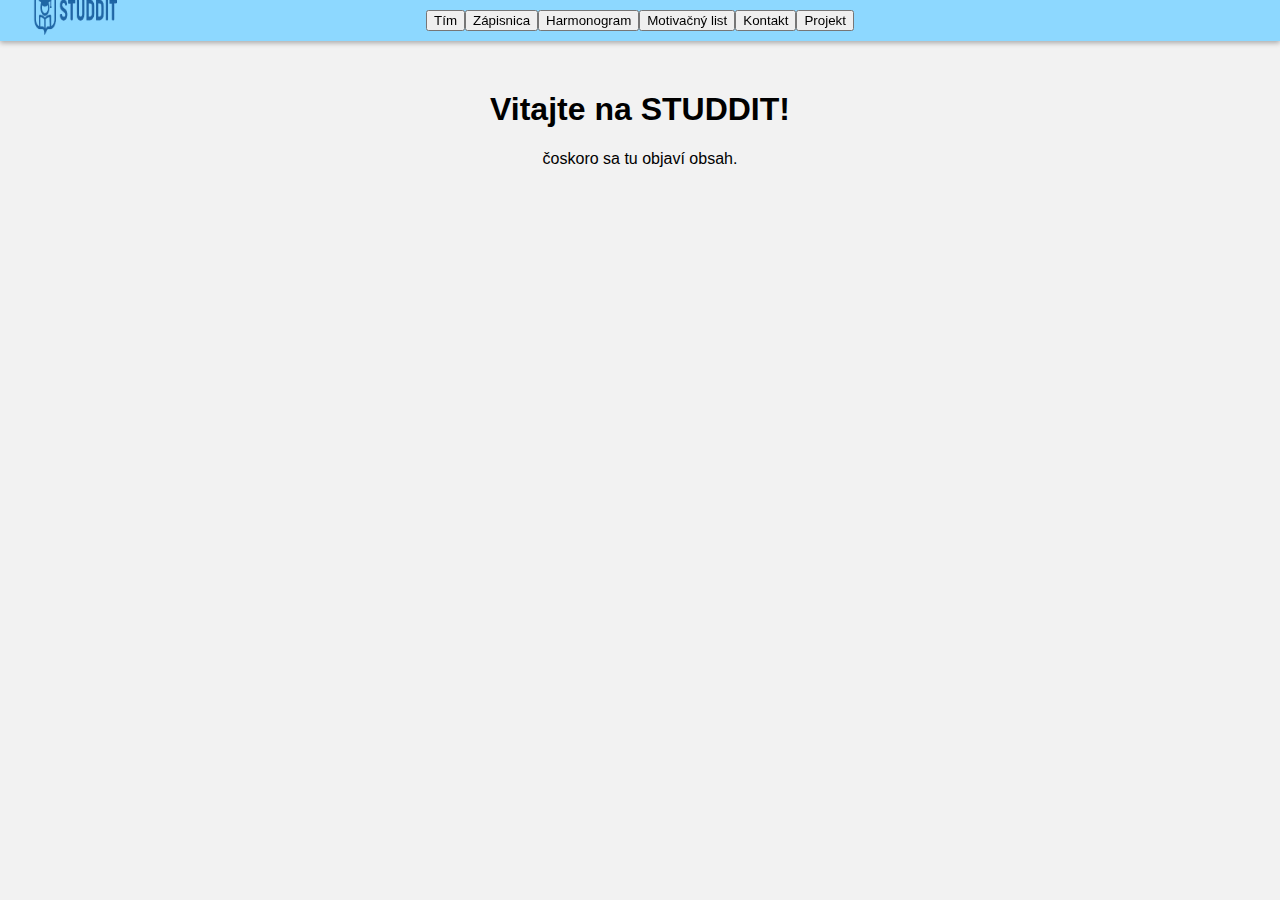
<file: WEB/index.html>
<!DOCTYPE html>

<html>
    <head>
        <meta charset="utf-8">
        <meta http-equiv="X-UA-Compatible" content="IE=edge">
        <title>STUDDIT</title>
        <meta name="description" content="">
        <meta name="viewport" content="width=device-width, initial-scale=1">
        <link rel="stylesheet" href="style/style.css">
        <link rel="icon" type="image/x-icon" href="images/favicon.ico">
    </head>
    <body>
    
          <!-- MENU -->
          
    <div  class="menu" align="center">
       <img src="images/banner_logo.png" alt="banner" width="7%">
        <button>Tím</button>
        <button>Zápisnica</button>
        <button>Harmonogram</button>
        <button>Motivačný list</button>
        <button>Kontakt</button>
        <button>Projekt</button>
    
            

    </div>

 

<!-- Obsah stránky -->

<div class="content">
        <h1>Vitajte na STUDDIT!</h1>
        <p>čoskoro sa tu objaví obsah.</p>
    </div>


    </body>
</html>
</file>
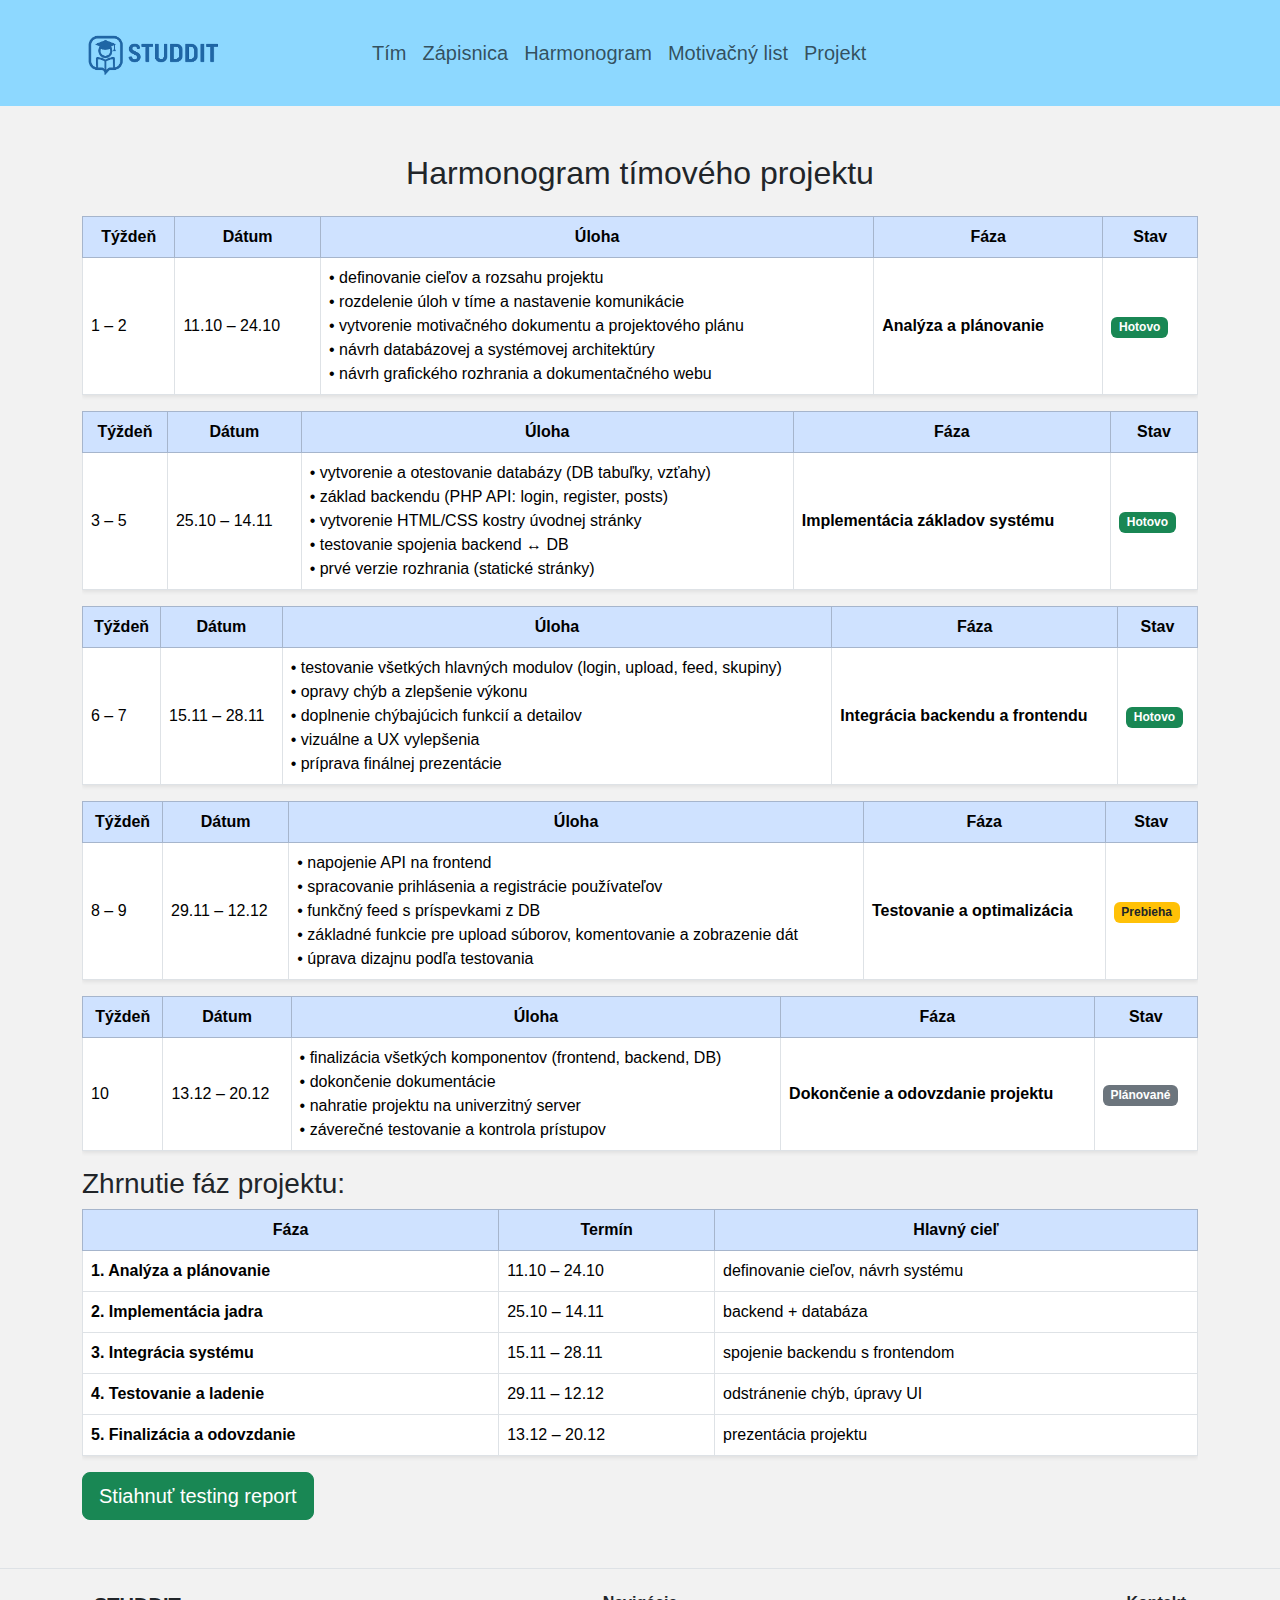
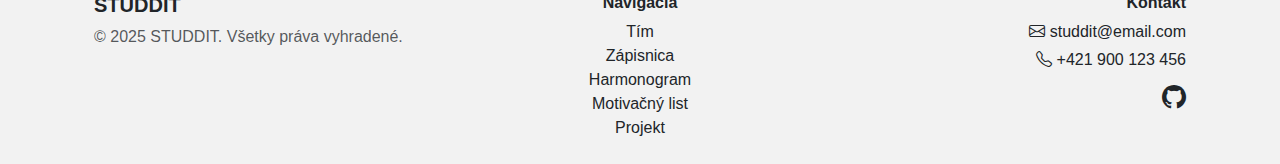
<file: WEB/harmonogram.html>
<!DOCTYPE html>
<html lang="sk">
    <head>
        <meta charset="utf-8">
        <meta http-equiv="X-UA-Compatible" content="IE=edge">
        <title>STUDDIT - Harmonogram</title>
        <meta name="description" content="studensky web pre informatikou">
        <meta name="viewport" content="width=device-width, initial-scale=1">
       <link href="https://cdn.jsdelivr.net/npm/bootstrap@5.3.3/dist/css/bootstrap.min.css" rel="stylesheet">
       <link rel="stylesheet" href="https://cdn.jsdelivr.net/npm/bootstrap-icons@1.11.3/font/bootstrap-icons.css">
       <link rel="stylesheet" href="style/style.css">
        <link rel="icon" type="image/x-icon" href="images/favicon.ico">
    </head>
    <body>
    
    
          

    <nav class="navbar navbar-expand-lg navbar-light custom-navbar">
    <div class="container">
      <a class="navbar-brand" href="index.html"><img src="images/banner_logo.png" alt="banner" class="banner_logo"></a>
      <ul class="navbar-nav mx-auto">
        <li class="nav-item"><a class="nav-link fs-5" href="tim.html">Tím</a></li>
        <li class="nav-item"><a class="nav-link fs-5" href="zapisnica.html">Zápisnica</a></li>
        <li class="nav-item"><a class="nav-link fs-5" href="harmonogram.html">Harmonogram</a></li>
        <li class="nav-item"><a class="nav-link fs-5" href="motivacny_list.html">Motivačný list</a></li>
        <li class="nav-item"><a class="nav-link fs-5" href="projekt.html">Projekt</a></li>
      </ul>
    </div>
  </nav>




    <div class="container mt-5">
  <h2 class="text-center mb-4">Harmonogram tímového projektu</h2>

<div class="table-responsive">
    <table class="table table-bordered align-middle shadow-sm">
      <thead class="table-primary text-center">
        <tr>
          <th>Týždeň</th>
          <th>Dátum</th>
          <th>Úloha</th>
          <th>Fáza</th>
          <th>Stav</th>
        </tr>
      </thead>
      <tbody>
        <tr>
          <td>1 – 2</td>
          <td>11.10 – 24.10</td>
          <td>
•	definovanie cieľov a rozsahu projektu<br>
•	rozdelenie úloh v tíme a nastavenie komunikácie<br>
•	vytvorenie motivačného dokumentu a projektového plánu<br>
•	návrh databázovej a systémovej architektúry<br>
•	návrh grafického rozhrania a dokumentačného webu<br>

</td>
          <td><b>Analýza a plánovanie</b></td>
          <td><span class="badge bg-success">Hotovo</span></td>
      </tbody>
    </table>
  </div>

  <div class="table-responsive">
    <table class="table table-bordered align-middle shadow-sm">
      <thead class="table-primary text-center">
        <tr>
          <th>Týždeň</th>
          <th>Dátum</th>
          <th>Úloha</th>
          <th>Fáza</th>
          <th>Stav</th>
        </tr>
      </thead>
      <tbody>
        <tr>
          <td>3 – 5</td>
          <td>25.10 – 14.11</td>
          <td>
•	vytvorenie a otestovanie databázy (DB tabuľky, vzťahy)
<br>
•	základ backendu (PHP API: login, register, posts)
<br>
•	vytvorenie HTML/CSS kostry úvodnej stránky
<br>
•	testovanie spojenia backend ↔ DB
<br>
•	prvé verzie rozhrania (statické stránky)
</td>
          <td><b>Implementácia základov systému</b></td>
          <td><span class="badge bg-success">Hotovo</span></td>
      </tbody>
    </table>
  </div>

<div class="table-responsive">
    <table class="table table-bordered align-middle shadow-sm">
      <thead class="table-primary text-center">
        <tr>
          <th>Týždeň</th>
          <th>Dátum</th>
          <th>Úloha</th>
          <th>Fáza</th>
          <th>Stav</th>
        </tr>
      </thead>
      <tbody>
        <tr>
          <td>6 – 7</td>
          <td>15.11 – 28.11</td>
          <td>
•	testovanie všetkých hlavných modulov (login, upload, feed, skupiny)<br>
•	opravy chýb a zlepšenie výkonu<br>
•	doplnenie chýbajúcich funkcií a detailov<br>
•	vizuálne a UX vylepšenia<br>
•	príprava finálnej prezentácie<br>


</td>
          <td><b>Integrácia backendu a frontendu</b></td>
          <td><span class="badge bg-success">Hotovo</span></td>
      </tbody>
    </table>
  </div>

<div class="table-responsive">
    <table class="table table-bordered align-middle shadow-sm">
      <thead class="table-primary text-center">
        <tr>
          <th>Týždeň</th>
          <th>Dátum</th>
          <th>Úloha</th>
          <th>Fáza</th>
          <th>Stav</th>
        </tr>
      </thead>
      <tbody>
        <tr>
          <td>8 – 9</td>
          <td>29.11 – 12.12</td>
          <td>
•	napojenie API na frontend<br>
•	spracovanie prihlásenia a registrácie používateľov<br>
•	funkčný feed s príspevkami z DB<br>
•	základné funkcie pre upload súborov, komentovanie a zobrazenie dát<br>
•	úprava dizajnu podľa testovania<br>

</td>
          <td><b>Testovanie a optimalizácia</b></td>
          <td><span class="badge bg-warning text-dark">Prebieha</span></td>
      </tbody>
    </table>
  </div>

  <div class="table-responsive">
    <table class="table table-bordered align-middle shadow-sm">
      <thead class="table-primary text-center">
        <tr>
          <th>Týždeň</th>
          <th>Dátum</th>
          <th>Úloha</th>
          <th>Fáza</th>
          <th>Stav</th>
        </tr>
      </thead>
      <tbody>
        <tr>
          <td>10</td>
          <td>13.12 – 20.12</td>
          <td>
•	finalizácia všetkých komponentov (frontend, backend, DB)<br>
•	dokončenie dokumentácie<br>
•	nahratie projektu na univerzitný server<br>
•	záverečné testovanie a kontrola prístupov<br>
	

</td>
          <td><b>Dokončenie a odovzdanie projektu</b></td>
          <td><span class="badge bg-secondary">Plánované</span></td>
      </tbody>
    </table>
  </div>
<h3>Zhrnutie fáz projektu:</h3>
<div class="table-responsive">
    <table class="table table-bordered align-middle shadow-sm">
      <thead class="table-primary text-center">
        <tr>
          <th>Fáza</th>
          <th>Termín</th>
          <th>Hlavný cieľ</th>
          
        </tr>
      </thead>
      <tbody>
        <tr>
          <td><b>1. Analýza a plánovanie</b></td>
          <td>11.10 – 24.10</td>
          <td>definovanie cieľov, návrh systému</td>
          </tr>
          <tr>
          <td><b>2. Implementácia jadra</b></td>
          <td>25.10 – 14.11</td>
          <td>backend + databáza</td>
          </tr>
            <tr>
          <td><b>3. Integrácia systému</b></td>
          <td>15.11 – 28.11</td>
          <td>spojenie backendu s frontendom</td>
          </tr>
            <tr>
          <td><b>4. Testovanie a ladenie</b>	</td>
          <td>29.11 – 12.12</td>
          <td>odstránenie chýb, úpravy UI</td>
          </tr>
            <tr>
          <td><b>5. Finalizácia a odovzdanie</b></td>
          <td>13.12 – 20.12</td>
          <td>prezentácia projektu</td>
          </tr>
      </tbody>
    </table>
  </div>

  <a href="docs/testing_report_STUDDIT.pdf" class="btn btn-success btn-lg" download>
  Stiahnuť testing report
  </a>

  </div>
<footer class=" text-dark text-center text-lg-start border-top mt-5">
  <div class="container p-4">
    <div class="row">
     
      <div class="col-lg-4 col-md-6 mb-4 mb-md-0 text-start">
        <h5 class="fw-bold">STUDDIT</h5>
        <p class="text-muted mb-0">© 2025 STUDDIT. Všetky práva vyhradené.</p>
      </div>

     
      <div class="col-lg-4 col-md-6 mb-4 mb-md-0 text-center">
        <h6 class="fw-bold">Navigácia</h6>
        <ul class="list-unstyled mb-0">
          <li><a href="tim.html" class="text-decoration-none text-dark">Tím</a></li>
          <li><a href="zapisnica.html" class="text-decoration-none text-dark">Zápisnica</a></li>
          <li><a href="harmonogram.html" class="text-decoration-none text-dark">Harmonogram</a></li>
          <li><a href="motivacny_list.html" class="text-decoration-none text-dark">Motivačný list</a></li>
          <li><a href="projekt.html" class="text-decoration-none text-dark">Projekt</a></li>
        </ul>
      </div>

      
      <div class="col-lg-4 col-md-12 mb-4 mb-md-0 text-end">
        <h6 class="fw-bold">Kontakt</h6>
        <p class="mb-1"><i class="bi bi-envelope"></i> studdit@email.com</p>
        <p class="mb-2"><i class="bi bi-telephone"></i> +421 900 123 456</p>
        <a href="https://github.com/sarmirjrj/timovyprojekt-4" target="_blank" class="text-dark fs-4">
          <i class="bi bi-github"></i>
        </a>
      </div>
    </div>
  </div>
</footer>

  </body>
</html>
</file>
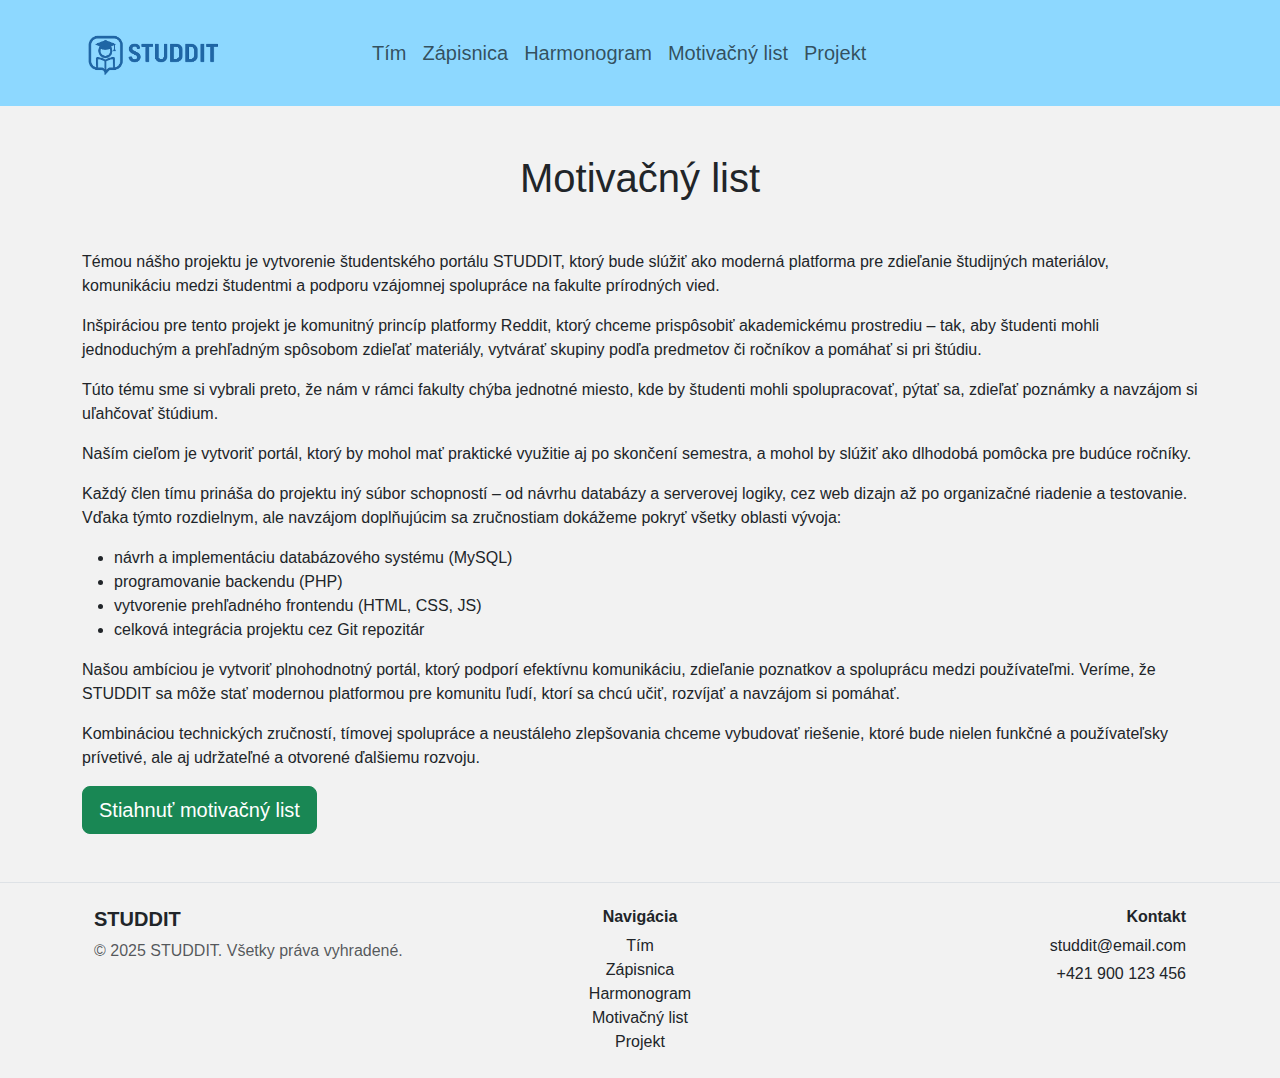
<file: WEB/motivacny_list.html>
<!DOCTYPE html>
<html lang="sk">
    <head>
        <meta charset="utf-8">
        <meta http-equiv="X-UA-Compatible" content="IE=edge">
        <title>STUDDIT - Motivačný list</title>
        <meta name="description" content="studensky web pre informatikou">
        <meta name="viewport" content="width=device-width, initial-scale=1">
         <link href="https://cdn.jsdelivr.net/npm/bootstrap@5.3.3/dist/css/bootstrap.min.css" rel="stylesheet">
        <link rel="stylesheet" href="style/style.css">
        <link rel="icon" type="image/x-icon" href="images/favicon.ico">
    </head>
    <body>
    

    <nav class="navbar navbar-expand-lg navbar-light custom-navbar">
    <div class="container">
      <a class="navbar-brand" href="index.html"><img src="images/banner_logo.png" alt="banner" class="banner_logo"></a>
      <ul class="navbar-nav mx-auto">
        <li class="nav-item"><a class="nav-link fs-5" href="tim.html">Tím</a></li>
        <li class="nav-item"><a class="nav-link fs-5" href="zapisnica.html">Zápisnica</a></li>
        <li class="nav-item"><a class="nav-link fs-5" href="harmonogram.html">Harmonogram</a></li>
        <li class="nav-item"><a class="nav-link fs-5" href="motivacny_list.html">Motivačný list</a></li>
        <li class="nav-item"><a class="nav-link fs-5" href="projekt.html">Projekt</a></li>
      </ul>
    </div>
  </nav>


  <div class="container mt-5">
    <h1 class="text-center mb-5">Motivačný list</h1>

    <p>
Témou nášho projektu je vytvorenie študentského portálu STUDDIT, ktorý bude slúžiť ako moderná platforma pre zdieľanie študijných materiálov, komunikáciu medzi študentmi a podporu vzájomnej spolupráce na fakulte prírodných vied.
</p>
<p>
Inšpiráciou pre tento projekt je komunitný princíp platformy Reddit, ktorý chceme prispôsobiť akademickému prostrediu – tak, aby študenti mohli jednoduchým a prehľadným spôsobom zdieľať materiály, vytvárať skupiny podľa predmetov či ročníkov a pomáhať si pri štúdiu.</p>
<p>
Túto tému sme si vybrali preto, že nám v rámci fakulty chýba jednotné miesto, kde by študenti mohli spolupracovať, pýtať sa, zdieľať poznámky a navzájom si uľahčovať štúdium.</p>
<p>
Naším cieľom je vytvoriť portál, ktorý by mohol mať praktické využitie aj po skončení semestra, a mohol by slúžiť ako dlhodobá pomôcka pre budúce ročníky.
</p>
<p>Každý člen tímu prináša do projektu iný súbor schopností – od návrhu databázy a serverovej logiky, cez web dizajn až po organizačné riadenie a testovanie. Vďaka týmto rozdielnym, ale navzájom doplňujúcim sa zručnostiam dokážeme pokryť všetky oblasti vývoja:
  </p>

<ul>
  <li>návrh a implementáciu databázového systému (MySQL)</li>
  <li>programovanie backendu (PHP)</li>
  <li>vytvorenie prehľadného frontendu (HTML, CSS, JS)</li>
  <li>celková integrácia projektu cez Git repozitár</li>
</ul>

<p>
Našou ambíciou je vytvoriť plnohodnotný portál, ktorý podporí efektívnu komunikáciu, zdieľanie poznatkov a spoluprácu medzi používateľmi. Veríme, že STUDDIT sa môže stať modernou platformou pre komunitu ľudí, ktorí sa chcú učiť, rozvíjať a navzájom si pomáhať.</p>
<p>
Kombináciou technických zručností, tímovej spolupráce a neustáleho zlepšovania chceme vybudovať riešenie, ktoré bude nielen funkčné a používateľsky prívetivé, ale aj udržateľné a otvorené ďalšiemu rozvoju.
</p>

<a href="docs/motivacny_dokument_studdit.pdf" class="btn btn-success btn-lg" download>
  Stiahnuť motivačný list
</a>

  </div>

<footer class=" text-dark text-center text-lg-start border-top mt-5">
  <div class="container p-4">
    <div class="row">
     
      <div class="col-lg-4 col-md-6 mb-4 mb-md-0 text-start">
        <h5 class="fw-bold">STUDDIT</h5>
        <p class="text-muted mb-0">© 2025 STUDDIT. Všetky práva vyhradené.</p>
      </div>

     
      <div class="col-lg-4 col-md-6 mb-4 mb-md-0 text-center">
        <h6 class="fw-bold">Navigácia</h6>
        <ul class="list-unstyled mb-0">
          <li><a href="tim.html" class="text-decoration-none text-dark">Tím</a></li>
          <li><a href="zapisnica.html" class="text-decoration-none text-dark">Zápisnica</a></li>
          <li><a href="harmonogram.html" class="text-decoration-none text-dark">Harmonogram</a></li>
          <li><a href="motivacny_list.html" class="text-decoration-none text-dark">Motivačný list</a></li>
          <li><a href="projekt.html" class="text-decoration-none text-dark">Projekt</a></li>
        </ul>
      </div>

      
      <div class="col-lg-4 col-md-12 mb-4 mb-md-0 text-end">
        <h6 class="fw-bold">Kontakt</h6>
        <p class="mb-1"><i class="bi bi-envelope"></i> studdit@email.com</p>
        <p class="mb-2"><i class="bi bi-telephone"></i> +421 900 123 456</p>
        <a href="https://github.com/" target="_blank" class="text-dark fs-4">
          <i class="bi bi-github"></i>
        </a>
      </div>
    </div>
  </div>
</footer>

    </body>
</html>
</file>
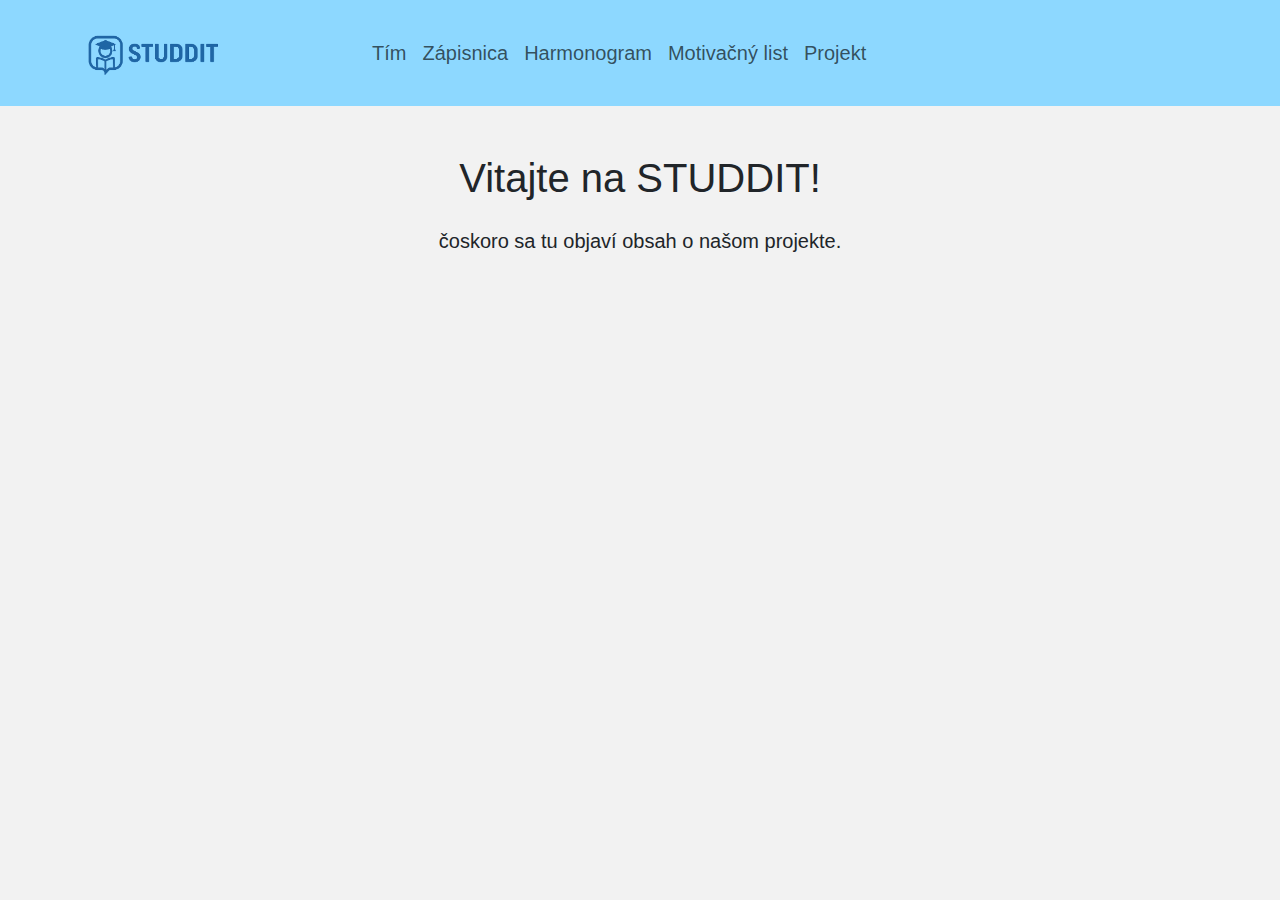
<file: WEB/projekt.html>
<!DOCTYPE html>
<html lang="sk">
    <head>
        <meta charset="utf-8">
        <meta http-equiv="X-UA-Compatible" content="IE=edge">
        <title>STUDDIT - Projekt</title>
        <meta name="description" content="studensky web pre informatikou">
        <meta name="viewport" content="width=device-width, initial-scale=1">
         <link href="https://cdn.jsdelivr.net/npm/bootstrap@5.3.3/dist/css/bootstrap.min.css" rel="stylesheet">
        <link rel="stylesheet" href="style/style.css">
        <link rel="icon" type="image/x-icon" href="images/favicon.ico">
    </head>
    <body>
    
          <!-- MENU -->
          

    <nav class="navbar navbar-expand-lg navbar-light custom-navbar">
    <div class="container">
      <a class="navbar-brand" href="index.html"><img src="images/banner_logo.png" alt="banner" class="banner_logo"></a>
      <ul class="navbar-nav mx-auto">
        <li class="nav-item"><a class="nav-link fs-5" href="tim.html">Tím</a></li>
        <li class="nav-item"><a class="nav-link fs-5" href="zapisnica.html">Zápisnica</a></li>
        <li class="nav-item"><a class="nav-link fs-5" href="harmonogram.html">Harmonogram</a></li>
        <li class="nav-item"><a class="nav-link fs-5" href="motivacny_list.html">Motivačný list</a></li>
        <li class="nav-item"><a class="nav-link fs-5" href="projekt.html">Projekt</a></li>
      </ul>
    </div>
  </nav>


<!-- Obsah stránky -->

  <div class="container mt-5">
    <h1 class="text-center mb-4">Vitajte na STUDDIT!</h1>
    <p class="lead text-center">čoskoro sa tu objaví obsah o našom projekte.</p>

    
  </div>


    </body>
</html>
</file>
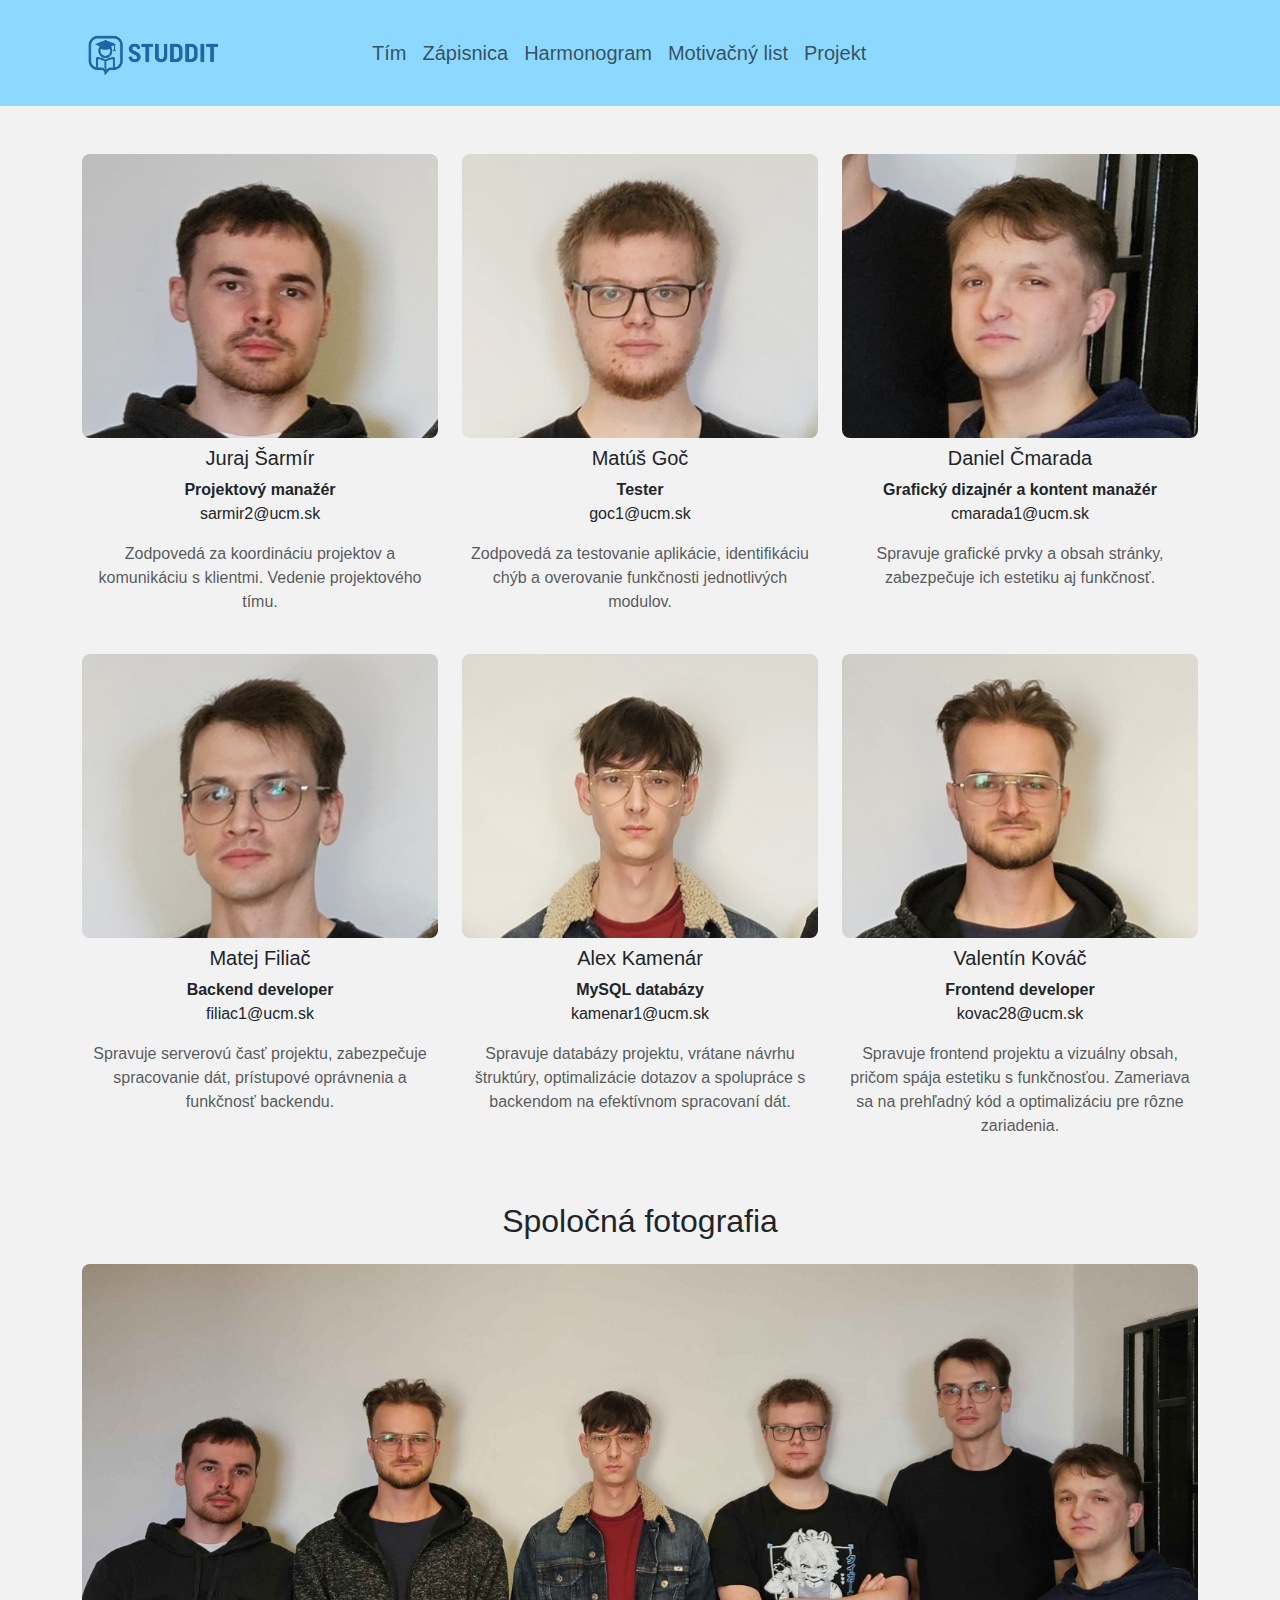
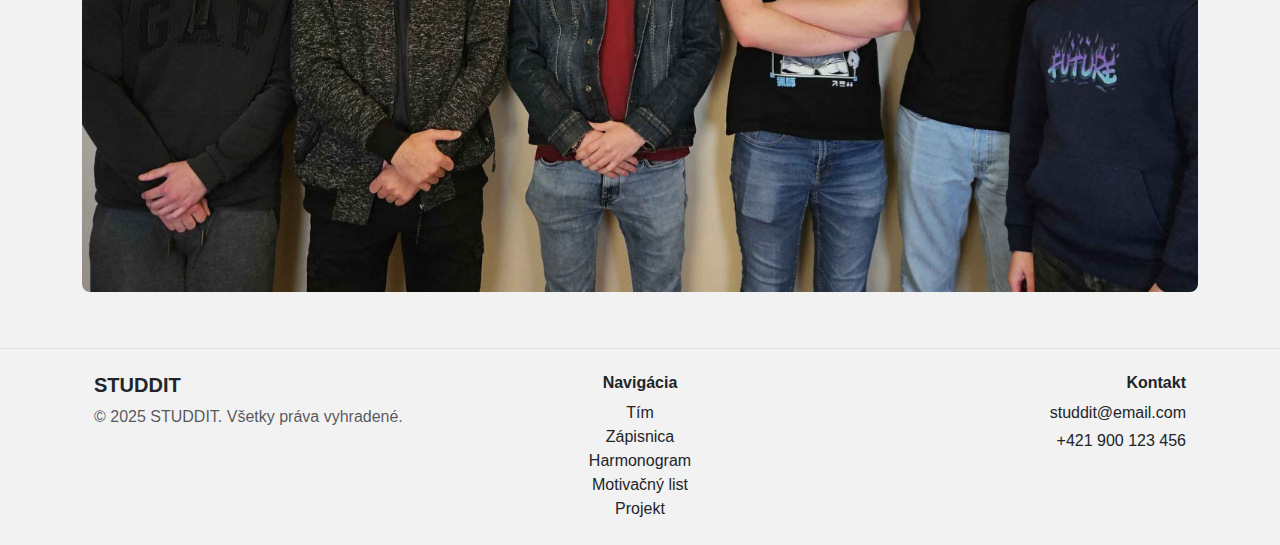
<file: WEB/tim.html>
<!DOCTYPE html>
<html lang="sk">
    <head>
        <meta charset="utf-8">
        <meta http-equiv="X-UA-Compatible" content="IE=edge">
        <title>STUDDIT - Tím</title>
        <meta name="description" content="">
        <meta name="viewport" content="width=device-width, initial-scale=1">
    <link href="https://cdn.jsdelivr.net/npm/bootstrap@5.3.3/dist/css/bootstrap.min.css" rel="stylesheet">
        <link rel="stylesheet" href="style/style.css">
        <link rel="icon" type="image/x-icon" href="images/favicon.ico">
    </head>
    <body>
    
    <nav class="navbar navbar-expand-lg navbar-light custom-navbar">
    <div class="container">
      <a class="navbar-brand" href="index.html"><img src="images/banner_logo.png" alt="banner" class="banner_logo"></a>
      <ul class="navbar-nav mx-auto">
        <li class="nav-item"><a class="nav-link fs-5" href="tim.html">Tím</a></li>
        <li class="nav-item"><a class="nav-link fs-5" href="zapisnica.html">Zápisnica</a></li>
        <li class="nav-item"><a class="nav-link fs-5" href="harmonogram.html">Harmonogram</a></li>
        <li class="nav-item"><a class="nav-link fs-5" href="motivacny_list.html">Motivačný list</a></li>
        <li class="nav-item"><a class="nav-link fs-5" href="projekt.html">Projekt</a></li>
      </ul>
    </div>
  </nav>

    <div class="container my-5">
  
  <div class="row text-center mb-4">
    <div class="col-md-4">
      <img src="images/juraj_foto.jpg" class="img-fluid rounded-3 mb-2" alt="Člen tímu 1">
      <h5>Juraj Šarmír</h5>
      <p><b>Projektový manažér</b>
        <br> sarmir2@ucm.sk
      </p>
      <p class="text-muted">Zodpovedá za koordináciu projektov a komunikáciu s klientmi. Vedenie projektového tímu.</p>
    </div>
    <div class="col-md-4">
      <img src="images/matus_foto.jpg" class="img-fluid rounded-3 mb-2" alt="Člen tímu 2">
      <h5>Matúš Goč</h5>
      <p><b>Tester</b>
    <br> goc1@ucm.sk
</p>
      <p class="text-muted">Zodpovedá za testovanie aplikácie, identifikáciu chýb a overovanie funkčnosti jednotlivých modulov.</p>
    </div>
    <div class="col-md-4">
      <img src="images/daniel_foto.jpg" class="img-fluid rounded-3 mb-2" alt="Člen tímu 3">
      <h5>Daniel Čmarada</h5>
      <p><b>Grafický dizajnér a kontent manažér</b>
    <br>cmarada1@ucm.sk</p>
      <p class="text-muted">Spravuje grafické prvky a obsah stránky, zabezpečuje ich estetiku aj funkčnosť.</p>
    </div>
  </div>

  <div class="row text-center">
    <div class="col-md-4">
      <img src="images/matej_foto.jpg" class="img-fluid rounded-3 mb-2" alt="Člen tímu 4">
      <h5>Matej Filiač</h5>
      <p><b>Backend developer</b>
    <br>filiac1@ucm.sk</p>
      <p class="text-muted">Spravuje serverovú časť projektu, zabezpečuje spracovanie dát, prístupové oprávnenia a funkčnosť backendu.</p>
    </div>
    <div class="col-md-4">
      <img src="images/alex_foto.jpg" class="img-fluid rounded-3 mb-2" alt="Člen tímu 5">
      <h5>Alex Kamenár</h5>
      <p><b>MySQL databázy</b>
    <br>kamenar1@ucm.sk</p>
      <p class="text-muted">Spravuje databázy projektu, vrátane návrhu štruktúry, optimalizácie dotazov a spolupráce s backendom na efektívnom spracovaní dát.</p>
    </div>
    <div class="col-md-4">
      <img src="images/valentin_foto.jpg" class="img-fluid rounded-3 mb-2" alt="Člen tímu 6">
      <h5>Valentín Kováč</h5>
      <p><b>Frontend developer</b>
    <br>kovac28@ucm.sk</p>
      <p class="text-muted">Spravuje frontend projektu a vizuálny obsah, pričom spája estetiku s funkčnosťou. Zameriava sa na prehľadný kód a optimalizáciu pre rôzne zariadenia.</p>
    </div>
  </div>
</div>

<div class="container mt-5">
<h2 class="text-center mb-4">Spoločná fotografia</h2>
<img src="images/tim_foto.jpg" alt="spoločná fotografia" class="img-fluid rounded-3 mb-2">

</div>


<footer class=" text-dark text-center text-lg-start border-top mt-5">
  <div class="container p-4">
    <div class="row">
     
      <div class="col-lg-4 col-md-6 mb-4 mb-md-0 text-start">
        <h5 class="fw-bold">STUDDIT</h5>
        <p class="text-muted mb-0">© 2025 STUDDIT. Všetky práva vyhradené.</p>
      </div>

     
      <div class="col-lg-4 col-md-6 mb-4 mb-md-0 text-center">
        <h6 class="fw-bold">Navigácia</h6>
        <ul class="list-unstyled mb-0">
          <li><a href="tim.html" class="text-decoration-none text-dark">Tím</a></li>
          <li><a href="zapisnica.html" class="text-decoration-none text-dark">Zápisnica</a></li>
          <li><a href="harmonogram.html" class="text-decoration-none text-dark">Harmonogram</a></li>
          <li><a href="motivacny_list.html" class="text-decoration-none text-dark">Motivačný list</a></li>
          <li><a href="projekt.html" class="text-decoration-none text-dark">Projekt</a></li>
        </ul>
      </div>

      
      <div class="col-lg-4 col-md-12 mb-4 mb-md-0 text-end">
        <h6 class="fw-bold">Kontakt</h6>
        <p class="mb-1"><i class="bi bi-envelope"></i> studdit@email.com</p>
        <p class="mb-2"><i class="bi bi-telephone"></i> +421 900 123 456</p>
        <a href="https://github.com/" target="_blank" class="text-dark fs-4">
          <i class="bi bi-github"></i>
        </a>
      </div>
    </div>
  </div>
</footer>

    </body>
</html>
</file>
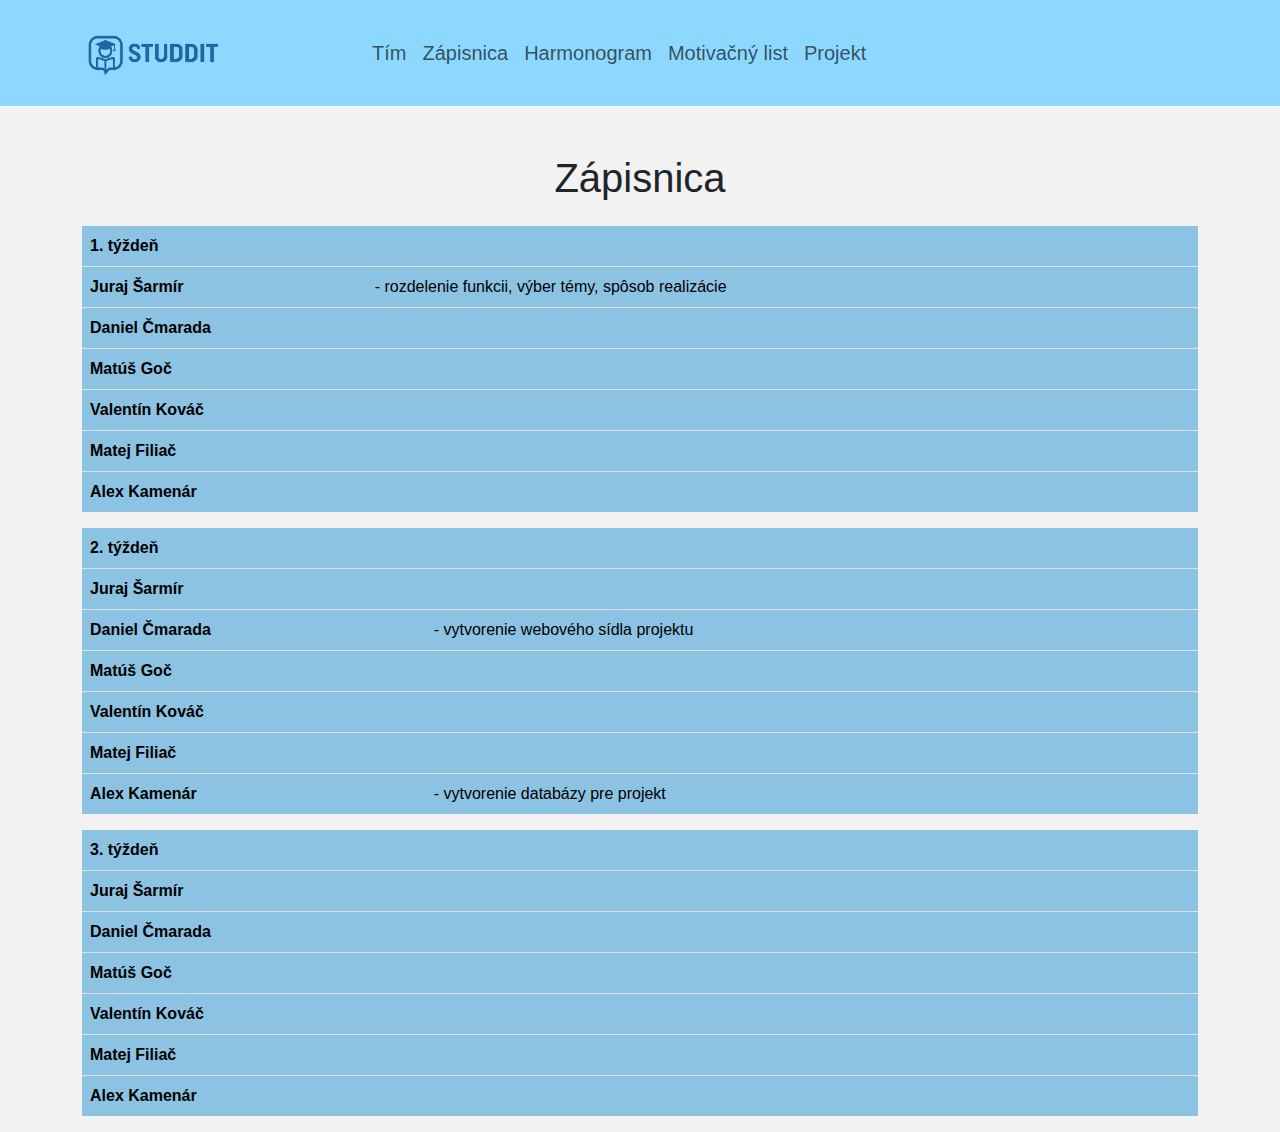
<file: WEB/zapisnica.html>
<!DOCTYPE html>
<html lang="sk">
    <head>
        <meta charset="utf-8">
        <meta http-equiv="X-UA-Compatible" content="IE=edge">
        <title>STUDDIT - Zápisnica</title>
        <meta name="description" content="studensky web pre informatikou">
        <meta name="viewport" content="width=device-width, initial-scale=1">
     <link href="https://cdn.jsdelivr.net/npm/bootstrap@5.3.3/dist/css/bootstrap.min.css" rel="stylesheet">
        <link rel="stylesheet" href="style/style.css">
        <link rel="icon" type="image/x-icon" href="images/favicon.ico">
    </head>
    <body>
    
          <!-- MENU -->
          

    <nav class="navbar navbar-expand-lg navbar-light custom-navbar">
    <div class="container">
      <a class="navbar-brand" href="index.html"><img src="images/banner_logo.png" alt="banner" class="banner_logo"></a>
      <ul class="navbar-nav mx-auto">
        <li class="nav-item"><a class="nav-link fs-5" href="tim.html">Tím</a></li>
        <li class="nav-item"><a class="nav-link fs-5" href="zapisnica.html">Zápisnica</a></li>
        <li class="nav-item"><a class="nav-link fs-5" href="harmonogram.html">Harmonogram</a></li>
        <li class="nav-item"><a class="nav-link fs-5" href="motivacny_list.html">Motivačný list</a></li>
        <li class="nav-item"><a class="nav-link fs-5" href="projekt.html">Projekt</a></li>
      </ul>
    </div>
  </nav>


<!-- Obsah stránky -->

  <div class="container mt-5">
    <h1 class="text-center mb-4">Zápisnica</h1>
    
  </div>
     <div class="container mt-2">
        <table class="table my-table table-hover">
          <thead>
    <tr>
      <th scope="col">1. týždeň</th>
      <td></td>
      <td></td>
      <td></td>
    </tr>
  </thead>
  <tbody>
    <tr>
      <th scope="row">Juraj Šarmír</th>
      <td> - rozdelenie funkcii, výber témy, spôsob realizácie   </td>
      <td></td>
      <td></td>
    </tr>
    <tr>
      <th scope="row">Daniel Čmarada</th>
      <td></td>
      <td></td>
      <td></td>
    </tr>
    <tr>
      <th scope="row">Matúš Goč</th>
      <td></td>
      <td></td>
      <td></td>
    </tr>
    <tr>
      <th scope="row">Valentín Kováč</th>
      <td></td>
      <td></td>
      <td></td>
    </tr>
    <tr>
      <th scope="row">Matej Filiač</th>
      <td></td>
      <td></td>
      <td></td>
    </tr>
    <tr class="no-bottom-border">
      <th scope="row">Alex Kamenár</th>
      <td></td>
      <td></td>
      <td></td>
    </tr>
  </tbody>
  </table>
</div>


  <div class="container mt-2">
        <table class="table table-hover my-table">
          <thead>
    <tr>
      <th scope="col">2. týždeň</th>
      <td></td>
      <td></td>
      <td></td>
    </tr>
  </thead>
  
  <tbody>
    <tr>
      <th scope="row">Juraj Šarmír</th>
      <td></td>
      <td></td>
      <td></td>
    </tr>
    <tr>
      <th scope="row">Daniel Čmarada</th>
      <td> - vytvorenie webového sídla projektu</td>
      <td></td>
      <td></td>
    </tr>
    <tr>
      <th scope="row">Matúš Goč</th>
      <td></td>
      <td></td>
      <td></td>
    </tr>
    <tr>
      <th scope="row">Valentín Kováč</th>
      <td></td>
      <td></td>
      <td></td>
    </tr>
    <tr>
      <th scope="row">Matej Filiač</th>
      <td></td>
      <td></td>
      <td></td>
    </tr>
    <tr class="no-bottom-border">
      <th scope="row">Alex Kamenár</th>
      <td> - vytvorenie databázy pre projekt</td>
      <td></td>
      <td></td>
    </tr>
  </tbody>
</table>
</div>

  <div class="container mt-2">
        <table class="table table-hover my-table">
          <thead>
    <tr>
      <th scope="col">3. týždeň</th>
      <td></td>
      <td></td>
      <td></td>
    </tr>
  </thead>
  
  <tbody>
    <tr>
      <th scope="row">Juraj Šarmír</th>
      <td></td>
      <td></td>
      <td></td>
    </tr>
    <tr>
      <th scope="row">Daniel Čmarada</th>
      <td></td>
      <td></td>
      <td></td>
    </tr>
    <tr>
      <th scope="row">Matúš Goč</th>
      <td></td>
      <td></td>
      <td></td>
    </tr>
    <tr>
      <th scope="row">Valentín Kováč</th>
      <td></td>
      <td></td>
      <td></td>
    </tr>
    <tr>
      <th scope="row">Matej Filiač</th>
      <td></td>
      <td></td>
      <td></td>
    </tr>
    <tr class="no-bottom-border">
      <th scope="row">Alex Kamenár</th>
      <td></td>
      <td></td>
      <td></td>
    </tr>
  </tbody>
</table>
  </div>


    </body>
</html>
</file>
<file: WEB/style/style.css>
body {
     margin: 0;
     font-family: Arial, sans-serif;
     background-color: #f2f2f2;
 }

 /* Horná lišta */
 .menu {
     background-color: #8DD8FF;
     position: fixed;
     top: 0;
     width: 100%;
     box-shadow: 0 2px 5px rgba(0, 0, 0, 0.3);
     display: flex;
     align-items: center;
     justify-content: center;
     
     padding: 10px 0;
     ;

 }
 .banner_logo
 {
    height: 80px;
    width: auto;
 }

 .custom-navbar {
  background-color: #8DD8FF; 
  color:black;
}

 .navbar-nav {
  margin-left: 125px !important;   
  margin-right: auto !important; 
}
.no-bottom-border th {
            border-bottom: none !important;
        }
.no-bottom-border td {
            border-bottom: none !important;
        }


.my-table {
    background-color: #8CC3E3; /* svetlomodrá farba celej tabuľky */
}

.my-table th,
.my-table td {
    background-color: #8CC3E3; /* modré pozadie pre všetky bunky */
}

 /* Tlačidlá v menu */
 .buttons a {
  background-color: #78C0E0;
  color: white;
  text-decoration: none;
  padding: 12px 20px;
  margin: 0 5px;
  font-size: 16px;
  border-radius: 4px;
  transition: 0.3s;
  display: inline-block;
}

.buttons a:hover {
  background-color: #449DD1;
}
.menu img {
     position: absolute;
     display: inline-block; 
     left: 30px;
     height: 90px;
     bottom:  -14px;
     
 }
 
 /* Priestor pod menu, aby text nezačínal hneď pod ním */
 .content {
     padding-top: 70px;
     text-align: center;
 }
</file>
